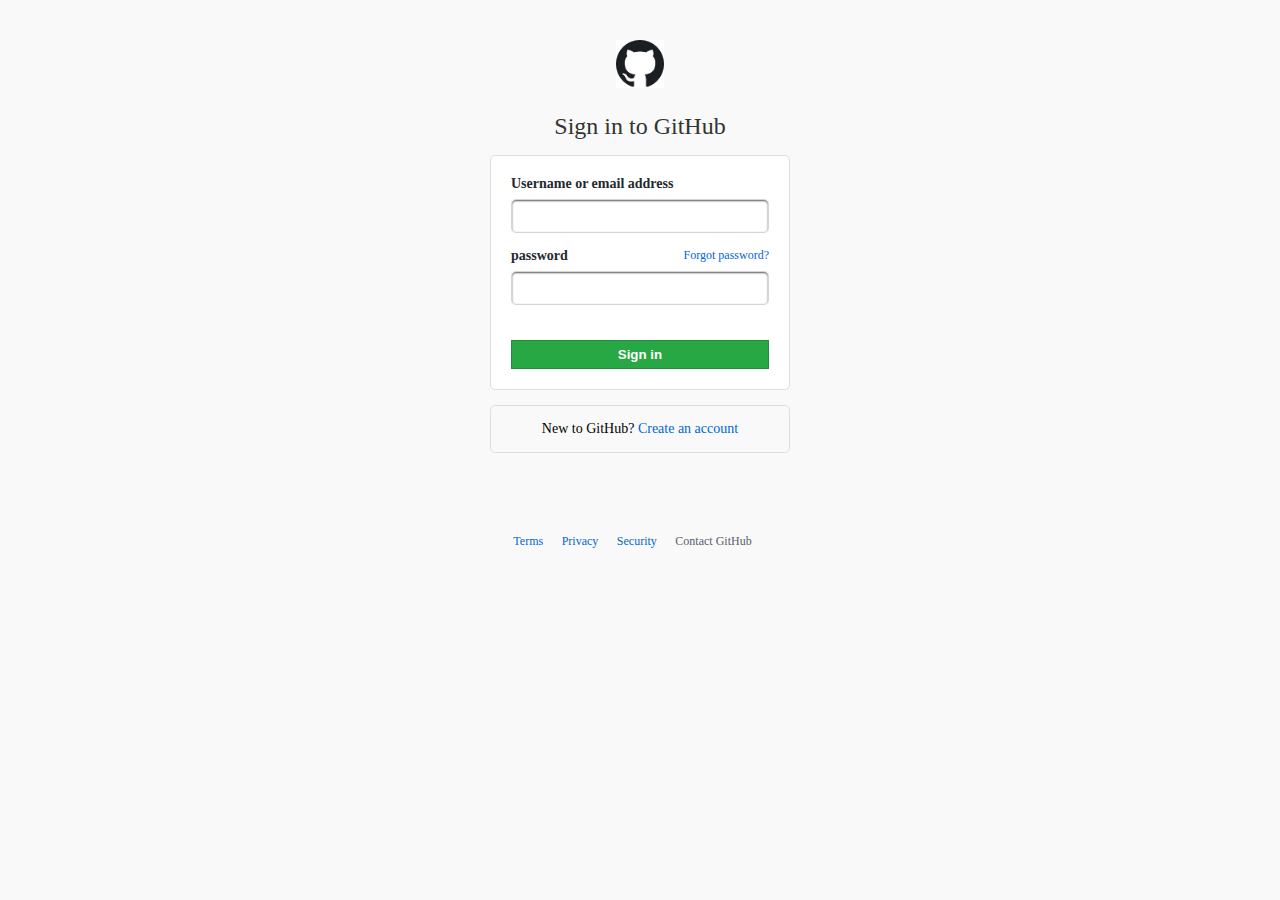
<file: Assignment5/index.html>
<!DOCTYPE html>
<html lang="en">

<head>
    <meta charset="UTF-8">
    <meta http-equiv="X-UA-Compatible" content="IE=edge">
    <meta name="viewport" content="width=device-width, initial-scale=1.0">
    <title>GitHub login Page</title>
    <link rel="stylesheet" href="./style.css">
</head>

<body>
    <div class="wrapper">
        <div class="logo">
            <img src="[data-uri]"
                alt="GitHub logo">
        </div>
        <!-- </div> -->
        <div class="title">
            <p>Sign in to GitHub</p>
        </div>
        <div class="form">
            <div class="input_field">
                <label for="">Username or email address</label>
                <input type="text" class="input">
            </div>
            <div class="input_field">
                <label for="">password</label>
                <input type="password" class="input">
                <a href="#" class="forgot">Forgot password?</a>
            </div>
            <div class="btn">
                <input type="submit" value="Sign in" class="sign_btn">
            </div>
        </div>
        <div class="create_act">
            <p>New to GitHub?
                <a href="#">Create an account </a>
            </p>
        </div>

        <div class="footer">
            <ul>
                <li><a href="#">Terms</a></li>
                <li><a href="#">Privacy</a></li>
                <li><a href="#">Security</a></li>
                <li><a href="#">Contact GitHub</a></li>
            </ul>
        </div>
    </div>

</body>

</html>
</file>
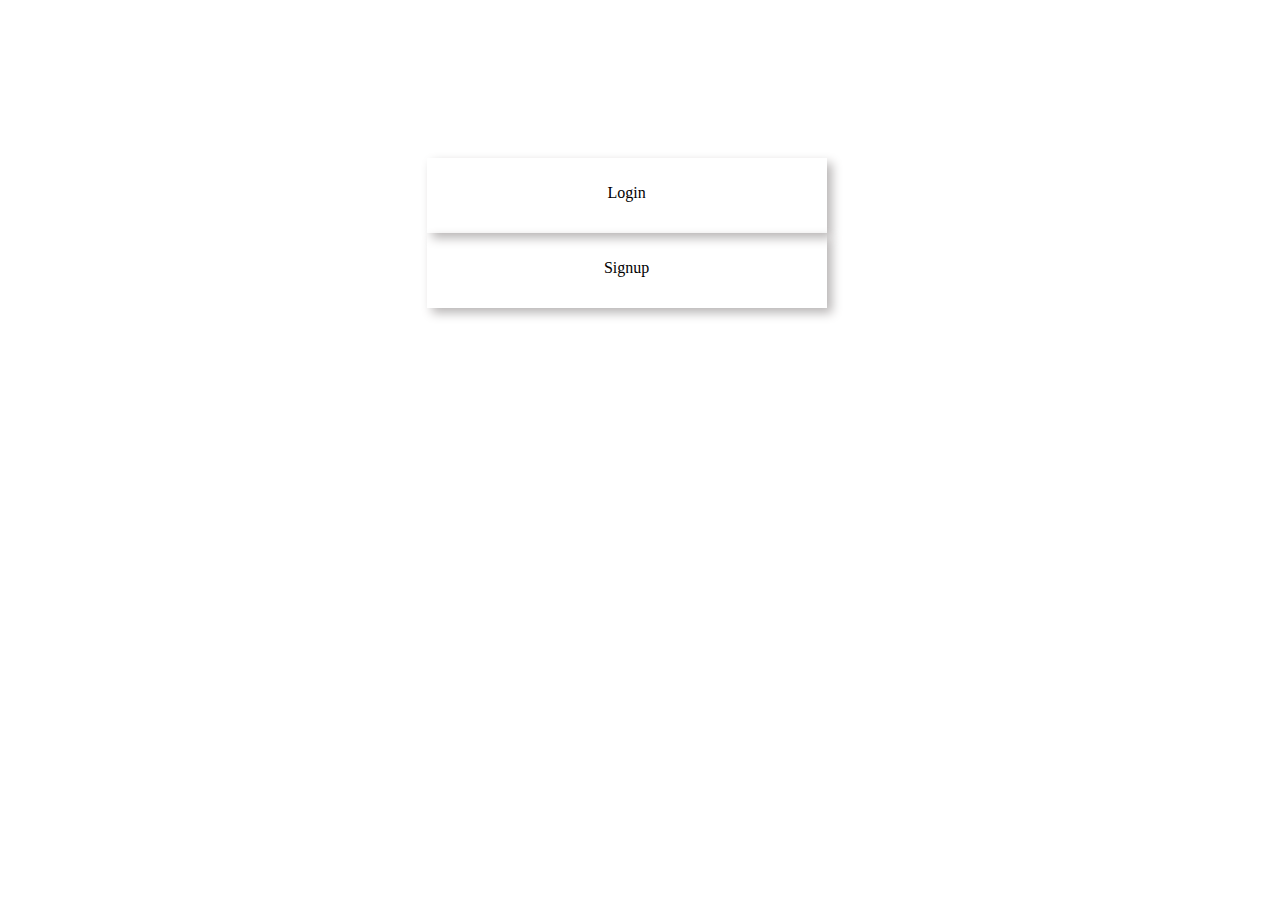
<file: Assignment3/first.html>
<!-- Contain links to Login page and Sign in page -->
<!DOCTYPE html>
<html lang="en">

<head>
    <meta charset="UTF-8">
    <meta http-equiv="X-UA-Compatible" content="IE=edge">
    <meta name="viewport" content="width=device-width, initial-scale=1.0">
    <title>First</title>
    <link rel="stylesheet" href="first.css">
</head>

<body>
    <div class="container">
        <div class="login">
            <a href="second.html" class="src">Login</a>
        </div>
        <div class="signUp">
            <a href="third.html">Signup</a>
        </div>
    </div>
</body>

</html>
</file>
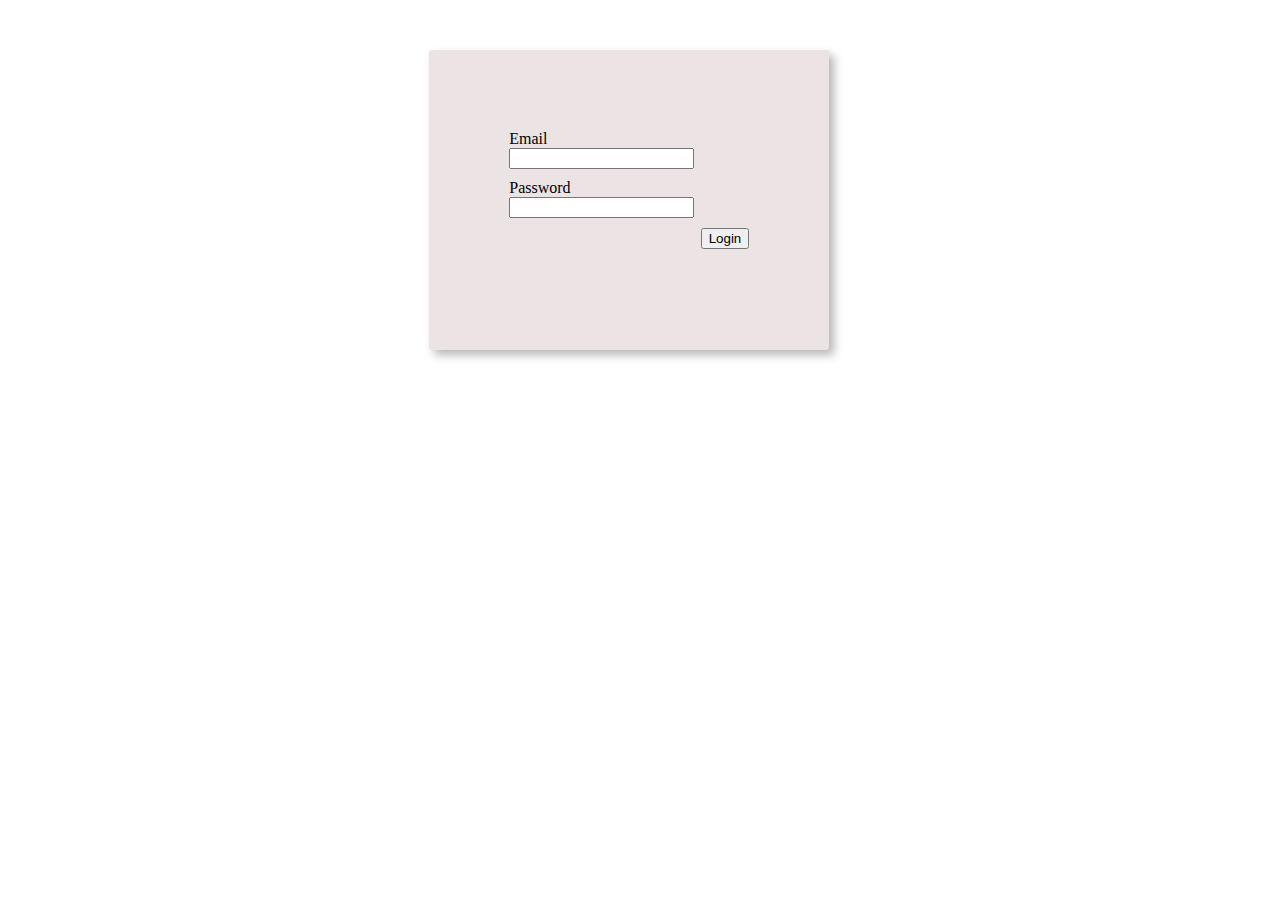
<file: Assignment3/second.html>
<!-- Login page : input for mail and password, and a login  button -->
<!DOCTYPE html>
<html lang="en">

<head>
    <meta charset="UTF-8">
    <meta http-equiv="X-UA-Compatible" content="IE=edge">
    <meta name="viewport" content="width=device-width, initial-scale=1.0">
    <title>Login</title>
    <link rel="stylesheet" href="second.css">

</head>

<body>
    <div class="container">
        <div class="cont1">
            <form action="https://www.instagram.com/" method="get">
                <label for="email">Email</label>
                <br>
                <input type="text" name="password" id=""><br>
                <label for="password">Password</label>
                <br>
                <input type="text" name="email" id=""><br>
                <button action='post'>Login</button>
            </form>
        </div>
    </div>
</body>

</html>
</file>
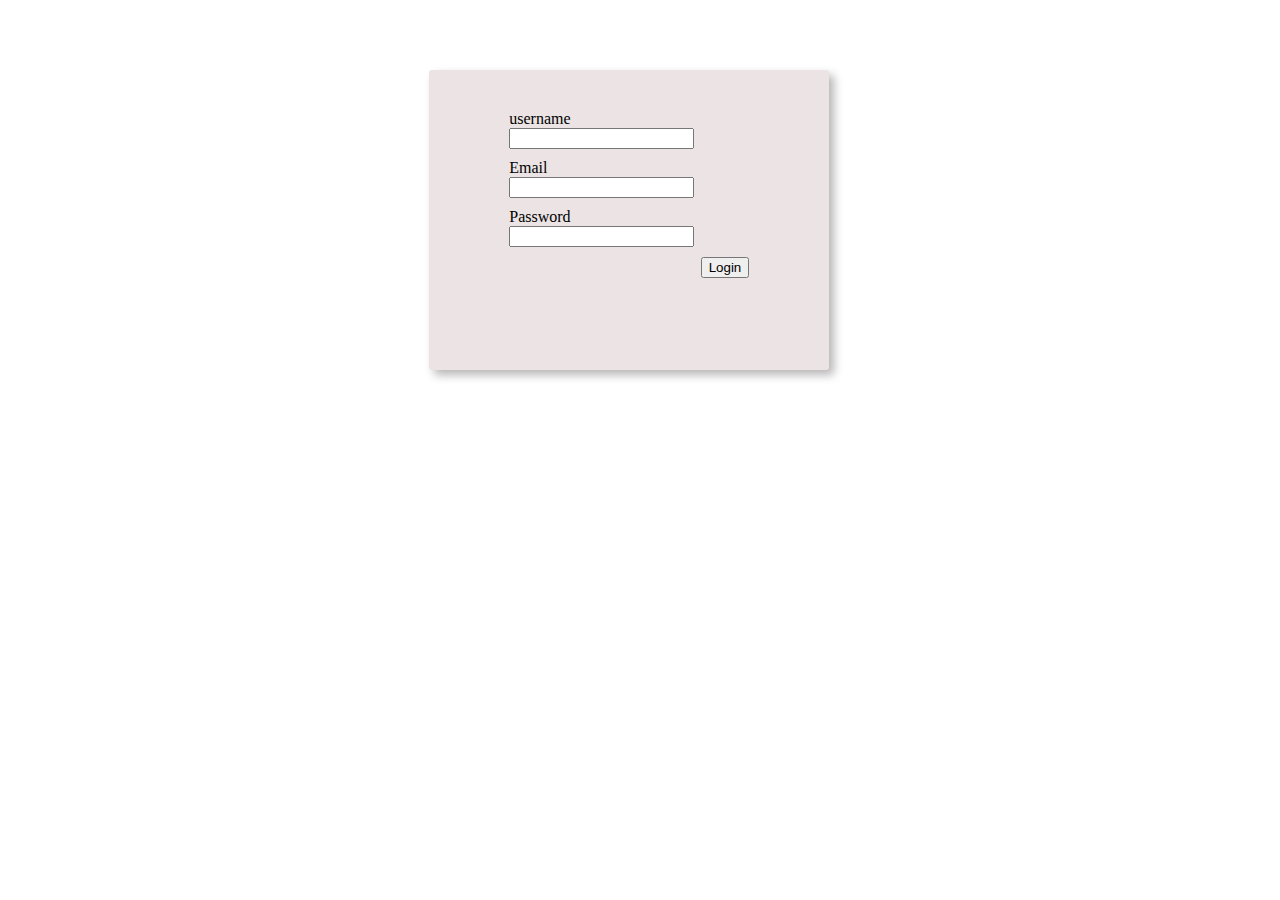
<file: Assignment3/third.html>
<!-- Signup Page : Form containing inout for Username, Email, Password and a Signup button -->
<!DOCTYPE html>
<html lang="en">

<head>
    <meta charset="UTF-8">
    <meta http-equiv="X-UA-Compatible" content="IE=edge">
    <meta name="viewport" content="width=device-width, initial-scale=1.0">
    <title>Signup</title>
    <link rel="stylesheet" href="third.css">
</head>

<body>
    <div class="container">
        <div class="cont1">
            <form action="https://www.instagram.com/" method="get">
                <label for="username">username</label>
                <input type="text" name="username" id=""><br>
                <label for="email">Email</label>
                <br>
                <input type="text" name="password" id=""><br>
                <label for="password">Password</label>
                <br>
                <input type="text" name="email" id=""><br>
                <button action='post'>Login</button>
            </form>
        </div>
    </div>
</body>

</html>
</file>
<file: Assignment5/style.css>
* {
    margin: 0;
    padding: 0;
    box-sizing: border-box;
    list-style: none;
    text-decoration: none;
    outline: none;
}

body {
    font-size: 14px;
    background: #f9f9f9;
}

a {
    color: #0366d6;
}

.wrapper {
    max-width: 300px;
    width: 100%;
    height: auto;
    margin: 40px auto;
}

.wrapper .logo img {
    display: block;
    width: 48px;
    height: 48px;
    margin: 0 auto 25px;
}

.wrapper .title p {
    margin-bottom: 15px;
    font-size: 24px;
    text-align: center;
    color: #333;
}

.wrapper .form {
    margin-bottom: 15px;
    background: #fff;
    border: 1px solid #d8dee2;
    padding: 20px;
    border-radius: 5px;
}

.wrapper .form .input_field {
    margin-bottom: 15px;
    position: relative;
}

.wrapper .form .input_field label {
    display: block;
    font-weight: 600;
    margin-bottom: 7px;
    color: #24292e;
}

.wrapper .form .input_field .input {
    width: 100%;
    background: #fff;
    border: 1px solid #d1d5da;
    box-shadow: inset 0 1px 2px rgba(27, 31, 35, 0.74);
    border-radius: 5px;
    color: #24292e;
    font-size: 16px;
    padding: 6px 8px;
    line-height: 20px;
    min-height: 34px;
}

.wrapper .form .input_field a.forgot {
    position: absolute;
    top: 0;
    right: 0;
    font-size: 12px;
    color: #0366d6;
}

.wrapper .form .input_field .input:focus {
    border-color: #2188ff;
    box-shadow: inset 0 1px 2px rgba(27, 31, 35, 0.75), 0 0 0 2.5px rgba(3, 102, 214, 0.3);
}

.wrapper .form .sign_btn {
    margin-top: 20px;
    background: #28a745;
    border: 1px solid rgba(27, 31, 35, 0.2);
    width: 100%;
    color: #fff;
    font-weight: 600;
    cursor: pointer;
    padding: 6px 12px;
}

.wrapper .form .sign_btn:hover {
    background: #279f43;
}

.wrapper .create_act {
    border: 1px solid #d8dee2;
    border-radius: 5px;
    padding: 15px 20px;
    text-align: center;
    margin-bottom: 40px;
}

.wrapper .create_act a:hover {
    text-decoration: underline;
}

.wrapper .footer {
    padding: 40px 0;
    text-align: center;
}

.wrapper .footer ul li {
    display: inline-block;
}

.wrapper .footer ul li a {
    font-size: 12px;
    margin-right: 15px;
}

.wrapper .footer ul li:last-child a {
    color: #586069;
}

.wrapper .footer ul li a:hover {
    color: #0366d6;
    text-decoration: underline;
}
</file>
<file: Assignment3/first.css>
body {
    height: 400px;
    width: 400px;
    margin-left: 33.33%;
    padding-top: 100px;
    /* justify-content: center; */
    /* line-height: 30px; */
    /* border-style: solid; */
    /* border-width: 0.1px; */
    /* border-radius: 5px; */
    /* display: block; */
    /* border-color: rgb(69, 78, 78); */
    /* box-shadow: 3px 5px 20px rgb(80, 78, 78); */
}

.container {
    height: 500px;
    width: 100%;
    background: sticky;
    /* justify-content: center; */
}

.login {
    margin-top: 50px;
}

.login,
.signUp {
    height: 15%;
    width: 100%;
    text-align: center;
    line-height: 70px;
    box-shadow: 5px 5px 10px rgb(184, 181, 181);
}

a {
    text-decoration: none;
    color: black;
}

a:hover {
    color: rgb(231, 85, 85);
}

.container {}
</file>
<file: Assignment3/second.css>
.container {
    height: 300px;
    width: 400px;
    margin-left: 33.33%;
    margin-top: 50px;
    background-color: rgb(236, 228, 228);
    /* text-align: center; */
    border-radius: 3px;
    box-shadow: 5px 5px 10px rgb(184, 181, 181);
}

.cont1 {
    padding: 80px;
}

button {
    /* align-items: right; */
    float: right;
}

input {
    margin-bottom: 10px;
}
</file>
<file: Assignment3/third.css>
.container {
    height: 300px;
    width: 400px;
    margin-left: 33.33%;
    margin-top: 70px;
    background-color: rgb(236, 228, 228);
    /* text-align: center; */
    border-radius: 3px;
    box-shadow: 5px 5px 10px rgb(184, 181, 181);
}

.cont1 {
    padding: 40px 80px 50px 80px;
}

button {
    /* align-items: right; */
    float: right;
}

input {
    margin-bottom: 10px;
}
</file>
